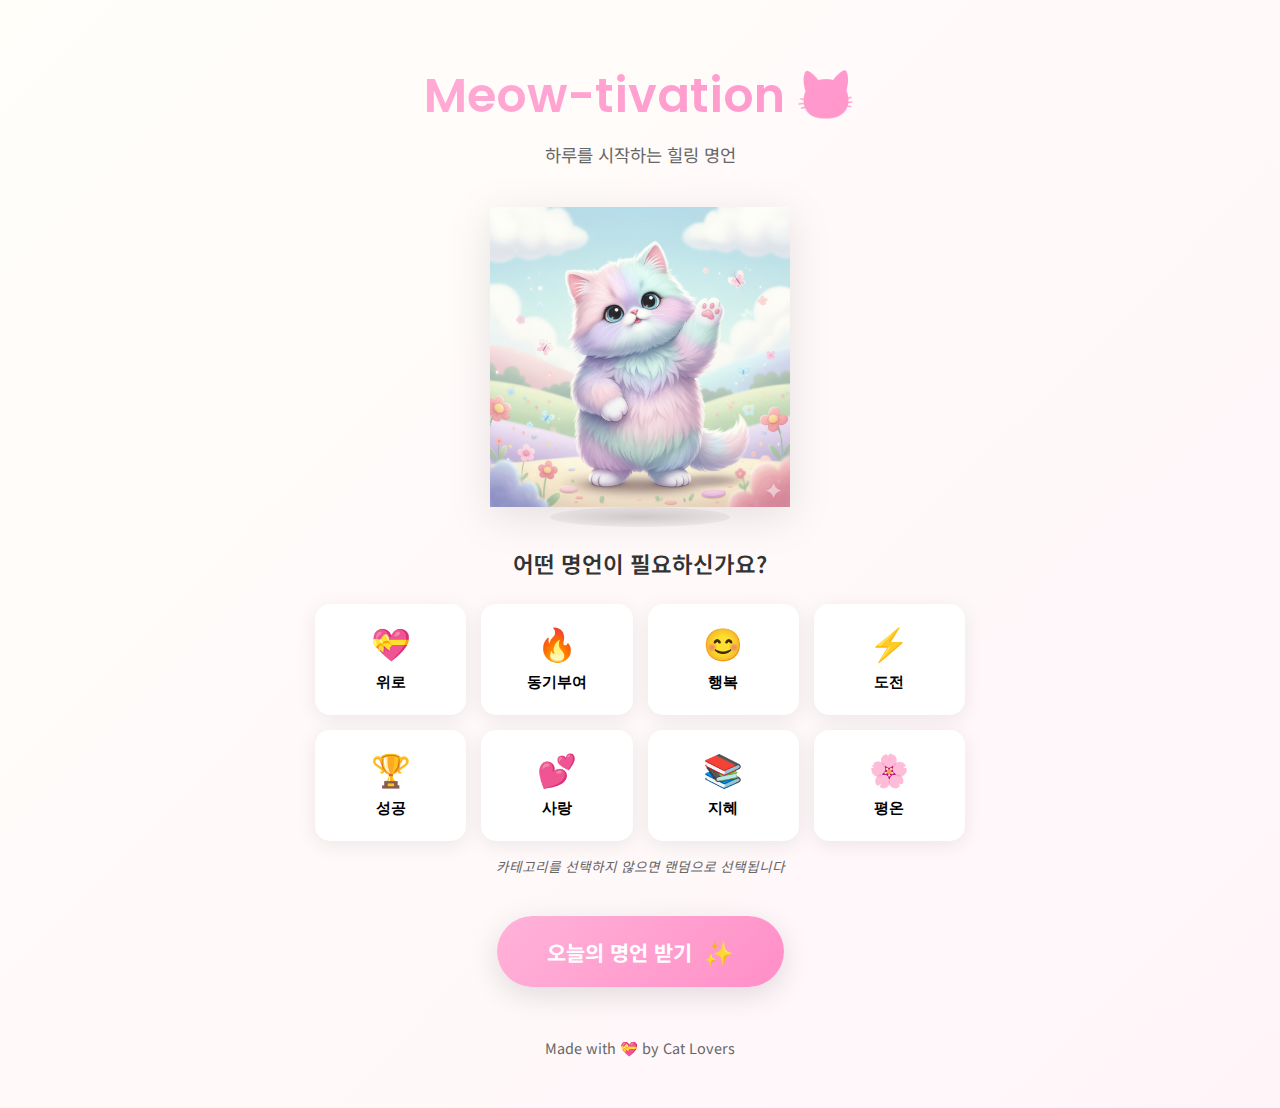
<file: index.html>
<!DOCTYPE html>
<html lang="ko">
<head>
    <meta charset="UTF-8">
    <meta name="viewport" content="width=device-width, initial-scale=1.0">
    <meta name="description" content="귀여운 고양이가 전하는 매일의 힐링 명언">
    <title>Meow-tivation - 오늘의 명언</title>
    <link rel="preconnect" href="https://fonts.googleapis.com">
    <link rel="preconnect" href="https://fonts.gstatic.com" crossorigin>
    <link href="https://fonts.googleapis.com/css2?family=Noto+Sans+KR:wght@400;700&family=Poppins:wght@600&display=swap" rel="stylesheet">
    <link rel="stylesheet" href="styles/main.css">
</head>
<body>
    <div class="container">
        <header>
            <h1 class="logo">Meow-tivation 🐱</h1>
            <p class="subtitle">하루를 시작하는 힐링 명언</p>
        </header>

        <main>
            <div class="cat-container">
                <div class="cat-image-wrapper">
                    <img src="assets/images/default-cat.png" alt="귀여운 고양이" class="cat-image" id="catImage">
                    <div class="cat-shadow"></div>
                </div>
            </div>

            <div class="category-section">
                <h2 class="category-title">어떤 명언이 필요하신가요?</h2>
                <div class="category-grid">
                    <button class="category-card" data-category="comfort">
                        <span class="category-icon">💝</span>
                        <span class="category-name">위로</span>
                    </button>
                    <button class="category-card" data-category="motivation">
                        <span class="category-icon">🔥</span>
                        <span class="category-name">동기부여</span>
                    </button>
                    <button class="category-card" data-category="happiness">
                        <span class="category-icon">😊</span>
                        <span class="category-name">행복</span>
                    </button>
                    <button class="category-card" data-category="challenge">
                        <span class="category-icon">⚡</span>
                        <span class="category-name">도전</span>
                    </button>
                    <button class="category-card" data-category="success">
                        <span class="category-icon">🏆</span>
                        <span class="category-name">성공</span>
                    </button>
                    <button class="category-card" data-category="love">
                        <span class="category-icon">💕</span>
                        <span class="category-name">사랑</span>
                    </button>
                    <button class="category-card" data-category="wisdom">
                        <span class="category-icon">📚</span>
                        <span class="category-name">지혜</span>
                    </button>
                    <button class="category-card" data-category="peace">
                        <span class="category-icon">🌸</span>
                        <span class="category-name">평온</span>
                    </button>
                </div>
                <p class="category-hint">카테고리를 선택하지 않으면 랜덤으로 선택됩니다</p>
            </div>

            <div class="button-container">
                <button class="quote-button" id="quoteButton">
                    <span class="button-text">오늘의 명언 받기</span>
                    <span class="button-icon">✨</span>
                </button>
            </div>

            <div class="loading-overlay" id="loadingOverlay">
                <div class="loading-content">
                    <div class="loading-cat">🐱</div>
                    <p class="loading-text">고양이가 명언을 찾고 있어요...</p>
                    <div class="loading-dots">
                        <span></span>
                        <span></span>
                        <span></span>
                    </div>
                </div>
            </div>
        </main>

        <footer>
            <p>Made with 💝 by Cat Lovers</p>
        </footer>
    </div>

    <script src="scripts/main.js"></script>
</body>
</html>
</file>
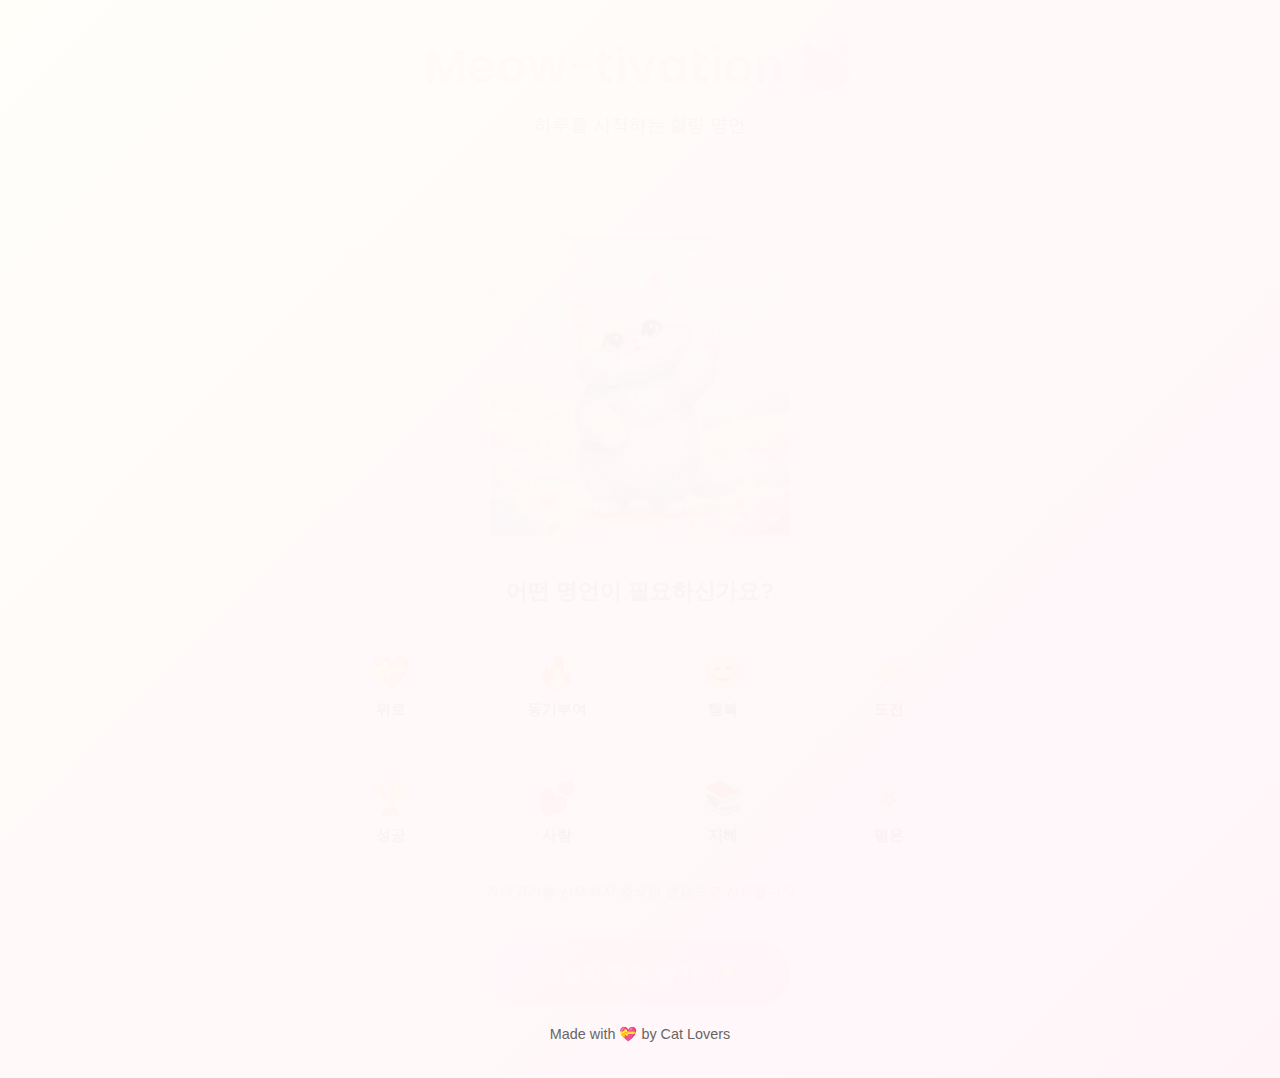
<file: result.html>
<!DOCTYPE html>
<html lang="ko">
<head>
    <meta charset="UTF-8">
    <meta name="viewport" content="width=device-width, initial-scale=1.0">
    <meta name="description" content="오늘의 고양이 명언">
    <title>오늘의 명언 - Meow-tivation</title>
    <link rel="preconnect" href="https://fonts.googleapis.com">
    <link rel="preconnect" href="https://fonts.gstatic.com" crossorigin>
    <link href="https://fonts.googleapis.com/css2?family=Noto+Sans+KR:wght@400;700&family=Gowun+Batang:wght@400;700&family=Poppins:wght@600&display=swap" rel="stylesheet">
    <link rel="stylesheet" href="styles/result.css">
</head>
<body>
    <div class="container">
        <header>
            <a href="index.html" class="back-link">← 돌아가기</a>
            <h1 class="logo">Meow-tivation 🐱</h1>
        </header>

        <main>
            <div class="result-container">
                <div class="cat-image-container">
                    <img src="" alt="AI가 생성한 귀여운 고양이" class="generated-cat" id="generatedCat">
                    <div class="image-shimmer"></div>
                </div>

                <div class="quote-container">
                    <div class="quote-mark opening">"</div>
                    <blockquote class="quote-text" id="quoteText">
                        명언을 불러오는 중입니다...
                    </blockquote>
                    <div class="quote-mark closing">"</div>
                    <cite class="quote-author" id="quoteAuthor">- 출처</cite>
                    <div class="quote-timestamp" id="timestamp" style="display: none;"></div>
                </div>

                <div class="action-buttons">
                    <button class="action-button share-button" id="shareButton">
                        <span class="button-icon">📤</span>
                        <span class="button-text">공유하기</span>
                    </button>
                    <button class="action-button new-quote-button" id="newQuoteButton">
                        <span class="button-icon">🔄</span>
                        <span class="button-text">새로운 명언</span>
                    </button>
                </div>
            </div>
        </main>

        <footer>
            <p>Made with 💝 by Cat Lovers</p>
        </footer>
    </div>

    <div class="toast" id="toast">
        <span class="toast-icon">✅</span>
        <span class="toast-message">클립보드에 복사되었습니다!</span>
    </div>

    <script src="scripts/result.js"></script>
</body>
</html>
</file>
<file: styles/main.css>
/* Reset and Base Styles */
* {
    margin: 0;
    padding: 0;
    box-sizing: border-box;
}

:root {
    --color-primary: #FFB3D9;
    --color-secondary: #FFF8B8;
    --color-accent: #B8F4D9;
    --color-background: #FFFEF9;
    --color-text: #333333;
    --color-text-light: #666666;
    --shadow-soft: 0 4px 20px rgba(0, 0, 0, 0.08);
    --shadow-medium: 0 8px 30px rgba(0, 0, 0, 0.12);
    --transition-smooth: all 0.3s cubic-bezier(0.4, 0, 0.2, 1);
}

body {
    font-family: 'Noto Sans KR', sans-serif;
    background: linear-gradient(135deg, var(--color-background) 0%, #FFF5F9 100%);
    color: var(--color-text);
    min-height: 100vh;
    display: flex;
    flex-direction: column;
    overflow-x: hidden;
}

/* Container */
.container {
    max-width: 800px;
    width: 100%;
    margin: 0 auto;
    padding: 20px;
    display: flex;
    flex-direction: column;
    min-height: 100vh;
}

/* Header */
header {
    text-align: center;
    padding: 40px 0 20px;
    animation: fadeInDown 0.8s ease-out;
}

.logo {
    font-family: 'Poppins', sans-serif;
    font-size: 3rem;
    font-weight: 600;
    background: linear-gradient(135deg, var(--color-primary) 0%, #FF8EC7 100%);
    -webkit-background-clip: text;
    -webkit-text-fill-color: transparent;
    background-clip: text;
    margin-bottom: 10px;
}

.subtitle {
    font-size: 1.1rem;
    color: var(--color-text-light);
    font-weight: 400;
}

/* Main Content */
main {
    flex: 1;
    display: flex;
    flex-direction: column;
    justify-content: center;
    align-items: center;
    padding: 20px 0;
}

/* Cat Container */
.cat-container {
    margin-bottom: 40px;
    animation: fadeInUp 1s ease-out;
}

.cat-image-wrapper {
    position: relative;
    width: 300px;
    height: 300px;
    display: flex;
    align-items: center;
    justify-content: center;
}

.cat-image {
    width: 100%;
    height: 100%;
    object-fit: contain;
    animation: float 3s ease-in-out infinite;
    filter: drop-shadow(0 10px 20px rgba(0, 0, 0, 0.1));
    transition: var(--transition-smooth);
}

.cat-image:hover {
    transform: scale(1.05) rotate(2deg);
}

.cat-shadow {
    position: absolute;
    bottom: -20px;
    width: 60%;
    height: 20px;
    background: radial-gradient(ellipse, rgba(0, 0, 0, 0.15), transparent);
    border-radius: 50%;
    animation: shadowPulse 3s ease-in-out infinite;
}

/* Category Section */
.category-section {
    width: 100%;
    max-width: 650px;
    margin-bottom: 40px;
    animation: fadeInUp 1.1s ease-out;
}

.category-title {
    text-align: center;
    font-size: 1.4rem;
    color: var(--color-text);
    margin-bottom: 25px;
    font-weight: 600;
}

.category-grid {
    display: grid;
    grid-template-columns: repeat(4, 1fr);
    gap: 15px;
    margin-bottom: 15px;
}

.category-card {
    background: white;
    border: 2px solid transparent;
    border-radius: 15px;
    padding: 20px 15px;
    cursor: pointer;
    transition: var(--transition-smooth);
    display: flex;
    flex-direction: column;
    align-items: center;
    gap: 8px;
    box-shadow: var(--shadow-soft);
    position: relative;
    overflow: hidden;
}

.category-card::before {
    content: '';
    position: absolute;
    top: 0;
    left: 0;
    width: 100%;
    height: 100%;
    background: linear-gradient(135deg, var(--color-primary), var(--color-accent));
    opacity: 0;
    transition: var(--transition-smooth);
    z-index: 0;
}

.category-card:hover:not(.active) {
    transform: translateY(-5px);
    box-shadow: var(--shadow-medium);
    border-color: var(--color-primary);
}

.category-card:hover:not(.active)::before {
    opacity: 0.1;
}

.category-card.active {
    background: linear-gradient(135deg, var(--color-primary) 0%, #FF8EC7 100%);
    border-color: var(--color-primary);
    color: white;
    transform: translateY(-3px);
    box-shadow: var(--shadow-medium);
}

.category-card.active:hover {
    transform: translateY(-5px) scale(1.02);
    box-shadow: 0 10px 35px rgba(255, 142, 199, 0.35);
}

.category-card.active .category-icon {
    transform: scale(1.2);
}

.category-icon {
    font-size: 2rem;
    transition: var(--transition-smooth);
    position: relative;
    z-index: 1;
}

.category-name {
    font-size: 0.95rem;
    font-weight: 600;
    position: relative;
    z-index: 1;
}

.category-hint {
    text-align: center;
    font-size: 0.85rem;
    color: var(--color-text-light);
    margin-top: 10px;
    font-style: italic;
}

/* Button Container */
.button-container {
    animation: fadeInUp 1.3s ease-out;
}

.quote-button {
    background: linear-gradient(135deg, var(--color-primary) 0%, #FF8EC7 100%);
    color: white;
    border: none;
    padding: 18px 50px;
    font-size: 1.3rem;
    font-weight: 700;
    border-radius: 50px;
    cursor: pointer;
    box-shadow: var(--shadow-medium);
    transition: var(--transition-smooth);
    display: flex;
    align-items: center;
    gap: 12px;
    font-family: 'Noto Sans KR', sans-serif;
    position: relative;
    overflow: hidden;
}

.quote-button::before {
    content: '';
    position: absolute;
    top: 0;
    left: -100%;
    width: 100%;
    height: 100%;
    background: linear-gradient(90deg, transparent, rgba(255, 255, 255, 0.3), transparent);
    transition: left 0.5s;
}

.quote-button:hover::before {
    left: 100%;
}

.quote-button:hover {
    transform: translateY(-3px) scale(1.05);
    box-shadow: 0 12px 40px rgba(255, 142, 199, 0.4);
}

.quote-button:active {
    transform: translateY(-1px) scale(1.02);
}

.button-icon {
    font-size: 1.5rem;
    animation: sparkle 1.5s ease-in-out infinite;
}

/* Loading Overlay */
.loading-overlay {
    display: none;
    position: fixed;
    top: 0;
    left: 0;
    width: 100%;
    height: 100%;
    background: rgba(255, 254, 249, 0.95);
    backdrop-filter: blur(10px);
    z-index: 1000;
    align-items: center;
    justify-content: center;
}

.loading-overlay.active {
    display: flex;
    animation: fadeIn 0.3s ease-out;
}

.loading-content {
    text-align: center;
}

.loading-cat {
    font-size: 5rem;
    animation: bounce 1s ease-in-out infinite;
}

.loading-text {
    font-size: 1.3rem;
    color: var(--color-text);
    margin-top: 20px;
    font-weight: 500;
}

.loading-dots {
    display: flex;
    gap: 8px;
    justify-content: center;
    margin-top: 15px;
}

.loading-dots span {
    width: 12px;
    height: 12px;
    background: var(--color-primary);
    border-radius: 50%;
    animation: dotPulse 1.4s ease-in-out infinite;
}

.loading-dots span:nth-child(2) {
    animation-delay: 0.2s;
}

.loading-dots span:nth-child(3) {
    animation-delay: 0.4s;
}

/* Footer */
footer {
    text-align: center;
    padding: 30px 0;
    color: var(--color-text-light);
    font-size: 0.9rem;
}

/* Animations */
@keyframes fadeInDown {
    from {
        opacity: 0;
        transform: translateY(-30px);
    }
    to {
        opacity: 1;
        transform: translateY(0);
    }
}

@keyframes fadeInUp {
    from {
        opacity: 0;
        transform: translateY(30px);
    }
    to {
        opacity: 1;
        transform: translateY(0);
    }
}

@keyframes fadeIn {
    from {
        opacity: 0;
    }
    to {
        opacity: 1;
    }
}

@keyframes float {
    0%, 100% {
        transform: translateY(0px);
    }
    50% {
        transform: translateY(-15px);
    }
}

@keyframes shadowPulse {
    0%, 100% {
        opacity: 0.15;
        transform: scale(1);
    }
    50% {
        opacity: 0.25;
        transform: scale(1.1);
    }
}

@keyframes sparkle {
    0%, 100% {
        transform: scale(1) rotate(0deg);
    }
    50% {
        transform: scale(1.2) rotate(180deg);
    }
}

@keyframes bounce {
    0%, 100% {
        transform: translateY(0);
    }
    50% {
        transform: translateY(-20px);
    }
}

@keyframes dotPulse {
    0%, 80%, 100% {
        transform: scale(0);
        opacity: 0.5;
    }
    40% {
        transform: scale(1);
        opacity: 1;
    }
}

/* Responsive Design */
@media (max-width: 768px) {
    .logo {
        font-size: 2.2rem;
    }

    .subtitle {
        font-size: 1rem;
    }

    .cat-image-wrapper {
        width: 250px;
        height: 250px;
    }

    .category-title {
        font-size: 1.2rem;
    }

    .category-grid {
        grid-template-columns: repeat(4, 1fr);
        gap: 12px;
    }

    .category-card {
        padding: 15px 10px;
    }

    .category-icon {
        font-size: 1.8rem;
    }

    .category-name {
        font-size: 0.85rem;
    }

    .quote-button {
        padding: 15px 40px;
        font-size: 1.1rem;
    }

    .loading-cat {
        font-size: 4rem;
    }

    .loading-text {
        font-size: 1.1rem;
    }
}

@media (max-width: 480px) {
    .container {
        padding: 15px;
    }

    header {
        padding: 30px 0 15px;
    }

    .logo {
        font-size: 1.8rem;
    }

    .cat-image-wrapper {
        width: 200px;
        height: 200px;
    }

    .category-title {
        font-size: 1.1rem;
        margin-bottom: 20px;
    }

    .category-grid {
        grid-template-columns: repeat(2, 1fr);
        gap: 10px;
    }

    .category-card {
        padding: 18px 12px;
    }

    .category-icon {
        font-size: 2rem;
    }

    .category-name {
        font-size: 0.9rem;
    }

    .category-hint {
        font-size: 0.8rem;
    }

    .quote-button {
        padding: 12px 30px;
        font-size: 1rem;
    }
}
</file>
<file: styles/result.css>
/* Reset and Base Styles */
* {
    margin: 0;
    padding: 0;
    box-sizing: border-box;
}

:root {
    --color-primary: #FFB3D9;
    --color-secondary: #FFF8B8;
    --color-accent: #B8F4D9;
    --color-background: #FFFEF9;
    --color-text: #333333;
    --color-text-light: #666666;
    --shadow-soft: 0 4px 20px rgba(0, 0, 0, 0.08);
    --shadow-medium: 0 8px 30px rgba(0, 0, 0, 0.12);
    --transition-smooth: all 0.3s cubic-bezier(0.4, 0, 0.2, 1);
}

body {
    font-family: 'Noto Sans KR', sans-serif;
    background: linear-gradient(135deg, var(--color-background) 0%, #F0F8FF 100%);
    color: var(--color-text);
    min-height: 100vh;
    display: flex;
    flex-direction: column;
}

/* Container */
.container {
    max-width: 900px;
    width: 100%;
    margin: 0 auto;
    padding: 20px;
    display: flex;
    flex-direction: column;
    min-height: 100vh;
}

/* Header */
header {
    display: flex;
    justify-content: space-between;
    align-items: center;
    padding: 20px 0;
    animation: fadeInDown 0.8s ease-out;
}

.back-link {
    text-decoration: none;
    color: var(--color-text);
    font-size: 1rem;
    transition: var(--transition-smooth);
    padding: 8px 16px;
    border-radius: 20px;
    background: rgba(255, 255, 255, 0.7);
    box-shadow: var(--shadow-soft);
}

.back-link:hover {
    background: white;
    transform: translateX(-5px);
}

.logo {
    font-family: 'Poppins', sans-serif;
    font-size: 1.8rem;
    font-weight: 600;
    background: linear-gradient(135deg, var(--color-primary) 0%, #FF8EC7 100%);
    -webkit-background-clip: text;
    -webkit-text-fill-color: transparent;
    background-clip: text;
}

/* Main Content */
main {
    flex: 1;
    display: flex;
    align-items: center;
    justify-content: center;
    padding: 40px 0;
}

.result-container {
    width: 100%;
    animation: fadeInUp 1s ease-out;
}

/* Cat Image Container */
.cat-image-container {
    position: relative;
    width: 100%;
    max-width: 500px;
    margin: 0 auto 40px;
    border-radius: 20px;
    overflow: hidden;
    box-shadow: var(--shadow-medium);
    background: white;
}

.generated-cat {
    width: 100%;
    height: auto;
    display: block;
    animation: zoomIn 0.8s ease-out;
}

.image-shimmer {
    position: absolute;
    top: 0;
    left: -100%;
    width: 100%;
    height: 100%;
    background: linear-gradient(90deg, transparent, rgba(255, 255, 255, 0.4), transparent);
    animation: shimmer 2s infinite;
}

/* Quote Container */
.quote-container {
    background: white;
    padding: 40px;
    border-radius: 20px;
    box-shadow: var(--shadow-medium);
    margin: 40px auto;
    max-width: 700px;
    position: relative;
    animation: fadeInUp 1.2s ease-out;
}

.quote-mark {
    font-size: 4rem;
    color: var(--color-primary);
    opacity: 0.3;
    font-family: Georgia, serif;
    line-height: 1;
}

.quote-mark.opening {
    position: absolute;
    top: 10px;
    left: 20px;
}

.quote-mark.closing {
    position: absolute;
    bottom: 10px;
    right: 20px;
}

.quote-text {
    font-family: 'Gowun Batang', serif;
    font-size: 1.8rem;
    line-height: 1.8;
    color: var(--color-text);
    text-align: center;
    margin: 30px 0;
    font-weight: 400;
    position: relative;
}

.quote-author {
    display: block;
    text-align: right;
    font-size: 1.2rem;
    color: var(--color-text-light);
    font-style: normal;
    margin-top: 20px;
    font-family: 'Noto Sans KR', sans-serif;
}

.quote-timestamp {
    display: block;
    text-align: center;
    font-size: 0.9rem;
    color: var(--color-text-light);
    margin-top: 15px;
    opacity: 0.7;
    font-family: 'Noto Sans KR', sans-serif;
}

/* Action Buttons */
.action-buttons {
    display: flex;
    gap: 20px;
    justify-content: center;
    margin-top: 40px;
    animation: fadeInUp 1.4s ease-out;
}

.action-button {
    background: white;
    border: 2px solid var(--color-primary);
    color: var(--color-text);
    padding: 15px 30px;
    font-size: 1rem;
    font-weight: 600;
    border-radius: 50px;
    cursor: pointer;
    display: flex;
    align-items: center;
    gap: 10px;
    transition: var(--transition-smooth);
    font-family: 'Noto Sans KR', sans-serif;
    box-shadow: var(--shadow-soft);
}

.action-button:hover {
    background: var(--color-primary);
    color: white;
    transform: translateY(-3px);
    box-shadow: var(--shadow-medium);
}

.action-button:active {
    transform: translateY(-1px);
}

.button-icon {
    font-size: 1.2rem;
}

.new-quote-button {
    background: linear-gradient(135deg, var(--color-primary) 0%, #FF8EC7 100%);
    color: white;
    border: none;
}

.new-quote-button:hover {
    background: linear-gradient(135deg, #FF8EC7 0%, var(--color-primary) 100%);
    transform: translateY(-3px) scale(1.05);
}

/* Toast Notification */
.toast {
    position: fixed;
    bottom: 30px;
    left: 50%;
    transform: translateX(-50%) translateY(100px);
    background: var(--color-accent);
    color: var(--color-text);
    padding: 15px 30px;
    border-radius: 50px;
    box-shadow: var(--shadow-medium);
    display: flex;
    align-items: center;
    gap: 10px;
    font-weight: 600;
    opacity: 0;
    transition: var(--transition-smooth);
    z-index: 1000;
}

.toast.show {
    opacity: 1;
    transform: translateX(-50%) translateY(0);
}

.toast-icon {
    font-size: 1.2rem;
}

/* Footer */
footer {
    text-align: center;
    padding: 30px 0;
    color: var(--color-text-light);
    font-size: 0.9rem;
}

/* Animations */
@keyframes fadeInDown {
    from {
        opacity: 0;
        transform: translateY(-30px);
    }
    to {
        opacity: 1;
        transform: translateY(0);
    }
}

@keyframes fadeInUp {
    from {
        opacity: 0;
        transform: translateY(30px);
    }
    to {
        opacity: 1;
        transform: translateY(0);
    }
}

@keyframes zoomIn {
    from {
        opacity: 0;
        transform: scale(0.8);
    }
    to {
        opacity: 1;
        transform: scale(1);
    }
}

@keyframes shimmer {
    0% {
        left: -100%;
    }
    100% {
        left: 100%;
    }
}

/* Responsive Design */
@media (max-width: 768px) {
    .logo {
        font-size: 1.5rem;
    }

    .back-link {
        font-size: 0.9rem;
        padding: 6px 12px;
    }

    .quote-container {
        padding: 30px 25px;
    }

    .quote-text {
        font-size: 1.4rem;
        line-height: 1.7;
    }

    .quote-author {
        font-size: 1rem;
    }

    .quote-mark {
        font-size: 3rem;
    }

    .action-buttons {
        flex-direction: column;
        gap: 15px;
    }

    .action-button {
        width: 100%;
        justify-content: center;
    }
}

@media (max-width: 480px) {
    .container {
        padding: 15px;
    }

    header {
        padding: 15px 0;
    }

    .logo {
        font-size: 1.2rem;
    }

    .quote-container {
        padding: 25px 20px;
        margin: 30px auto;
    }

    .quote-text {
        font-size: 1.2rem;
        line-height: 1.6;
        margin: 25px 0;
    }

    .quote-author {
        font-size: 0.9rem;
    }

    .quote-mark {
        font-size: 2.5rem;
    }

    .action-button {
        padding: 12px 25px;
        font-size: 0.95rem;
    }
}
</file>
